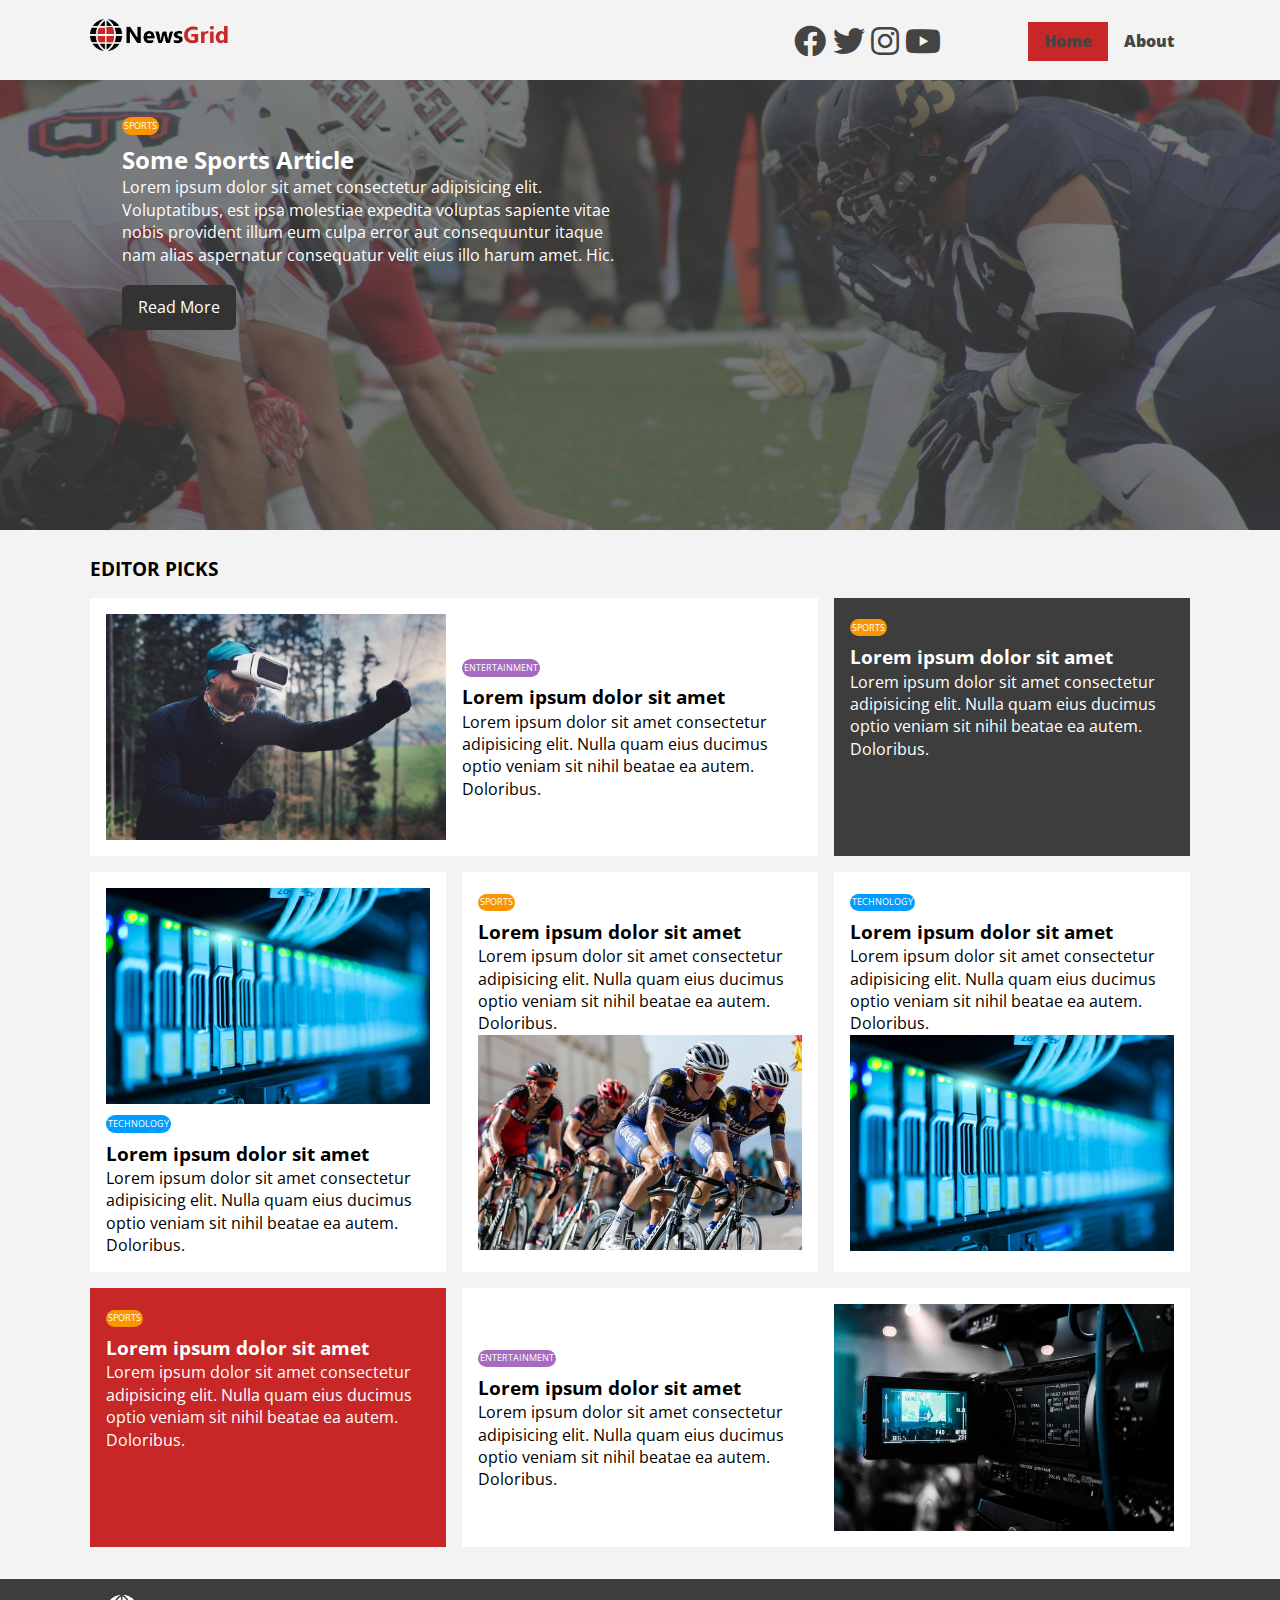
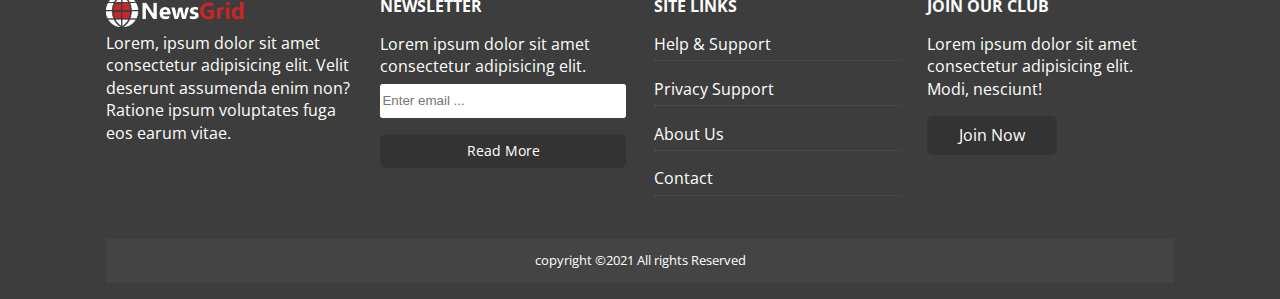
<file: index.html>
<!DOCTYPE html>
<html lang="en">
<head>
 <meta charset="UTF-8">
 <meta http-equiv="X-UA-Compatible" content="IE=edge">
 <meta name="viewport" content="width=device-width, initial-scale=1.0">
 <title>NewsGrid | News | Politics | Business</title>
 <link rel="preconnect" href="https://fonts.googleapis.com">
 <link rel="preconnect" href="https://fonts.gstatic.com" crossorigin>
 <link href="https://fonts.googleapis.com/css2?family=Open+Sans:ital,wght@0,300;0,400;1,300&display=swap"
  rel="stylesheet">
  <link rel="stylesheet" href="https://cdnjs.cloudflare.com/ajax/libs/font-awesome/5.15.4/css/all.min.css"
   integrity="sha512-1ycn6IcaQQ40/MKBW2W4Rhis/DbILU74C1vSrLJxCq57o941Ym01SwNsOMqvEBFlcgUa6xLiPY/NS5R+E6ztJQ=="
   crossorigin="anonymous" referrerpolicy="no-referrer" />
   <link rel="stylesheet" href="css/style.css">
</head>
<body>
 <header class="top__header">
  <div class="container">
  <nav class="top__nav">
   <div class="logo">
    <img src="images/logo.png" alt="">
   </div>
   <ul class="socials">
    <li><a href="facebook.com"><i class="fab fa-facebook"></i></a></li>
    <li><a href="twitter.com"><i class="fab fa-twitter"></i></a></li>
    <li><a href="instagram.com"><i class="fab fa-instagram"></i></a></li>
    <li><a href="youtube.com"><i class="fab fa-youtube"></i></a></li>
   </ul>
   <ul class="page__links">
    <li><a class="bg__primary current" href="index.html" >Home</a></li>
    <li><a href="about.html">About</a></li>
   </ul>
  </nav>
  </div>
 </header>
 <main class="showcase">
  <div class="container">
   <div class="headline__wrapper">
     <div class="content">
       <div class="category category__sports">
         Sports
       </div>
       <h2 class="title">Some Sports Article</h2>
       <p class="description">Lorem ipsum dolor sit amet consectetur adipisicing elit. Voluptatibus, est ipsa molestiae expedita voluptas sapiente vitae nobis provident illum eum culpa error aut consequuntur itaque nam alias aspernatur consequatur velit eius illo harum amet. Hic.</p>
       <a href="article.html" class="btn bg__primary">Read More</a>
     </div>
   </div>
  </div>
 </main>
 <section class="articles py-2">
  <div class="container">
   <h3 class="editor_picks mb-1">Editor Picks</h3>
   <div class="articles__container">
    <article class="card">
    <img src="images/articles/ent1.jpg" alt="">
     <div>
        <div class="category category__ent">Entertainment</div>
        <h3>Lorem ipsum dolor sit amet</h3>
        <p>Lorem ipsum dolor sit amet consectetur adipisicing elit. Nulla quam eius ducimus optio veniam sit nihil beatae ea
          autem.
          Doloribus.</p>
     </div>
      </article>
    <article class="card bg__dark">
        <div class="category category__sports">Sports</div>
        <h3>Lorem ipsum dolor sit amet</h3>
        <p>Lorem ipsum dolor sit amet consectetur adipisicing elit. Nulla quam eius ducimus optio veniam sit nihil beatae ea
          autem.
          Doloribus.</p>
    </article>
    <article class="card">
        <img src="images/articles/tech1.jpg" alt="">
        <div class="category category__tech">Technology</div>
        <h3>Lorem ipsum dolor sit amet</h3>
        <p>Lorem ipsum dolor sit amet consectetur adipisicing elit. Nulla quam eius ducimus optio veniam sit nihil beatae ea
          autem.
          Doloribus.</p>
    </article>
    <article class="card">
      <div class="category category__sports">Sports</div>
      <h3>Lorem ipsum dolor sit amet</h3>
      <p>Lorem ipsum dolor sit amet consectetur adipisicing elit. Nulla quam eius ducimus optio veniam sit nihil beatae ea
        autem.
        Doloribus.</p>
        <img src="images/articles/sports1.jpg" alt="">
    </article>
    <article class="card">
      <div class="category category__tech">Technology</div>
      <h3>Lorem ipsum dolor sit amet</h3>
      <p>Lorem ipsum dolor sit amet consectetur adipisicing elit. Nulla quam eius ducimus optio veniam sit nihil beatae ea
        autem.
        Doloribus.</p>
        <img src="images/articles/tech1.jpg" alt="">
    </article>
    <article class="card bg__primary">
      <div class="category category__sports">Sports</div>
      <h3>Lorem ipsum dolor sit amet</h3>
      <p>Lorem ipsum dolor sit amet consectetur adipisicing elit. Nulla quam eius ducimus optio veniam sit nihil beatae ea
        autem.
        Doloribus.</p>
    </article>
    <article class="card">
      <div>
      <div class="category category__ent">Entertainment</div>
      <h3>Lorem ipsum dolor sit amet</h3>
      <p>Lorem ipsum dolor sit amet consectetur adipisicing elit. Nulla quam eius ducimus optio veniam sit nihil beatae ea
        autem.
        Doloribus.</p>
        </div>
        <img src="images/articles/ent2.jpg" alt="">
    </article>
    </div>
  </div>
 </section>
 <footer class="bg__dark">

  <div class="container footer__cols py-3">
        <div class="about col">
            <img src="images/logo_light.png" alt="">
            <div class="about__content">
              <p>Lorem, ipsum dolor sit amet consectetur adipisicing elit. Velit deserunt assumenda enim non? Ratione ipsum voluptates fuga eos earum vitae.</p>
            </div>
          </div>
          <div class="info col">
                <h4>Newsletter</h4>
                <p>Lorem ipsum dolor sit amet consectetur adipisicing elit.</p>
                <label for="email"></label>
                <input type="email" name="" id="email" placeholder="Enter email ...">
                <a href="#" class="btn bg__primary">Read More</a>
          </div>

          <div class="site__links col">
                  <h4>Site Links</h4>
                  <ul>
                    <li><a href="#">Help & Support</a></li>
                    <li><a href="#">Privacy Support</a></li>
                    <li><a href="#">About Us</a></li>
                    <li><a href="#">Contact</a></li>
                  </ul>
          </div>
          <div class="join__us col">
                  <h4>Join Our Club</h4>
                  <p>Lorem ipsum dolor sit amet consectetur adipisicing elit. Modi, nesciunt!</p>
                  <a href="#" class="btn bg__secondary">Join Now</a>
          </div>
          <div class="copy col">
            <p>copyright &copy;2021 All rights Reserved</p>
          </div>
  </div>
 </footer>

</body>
</html>
</file>
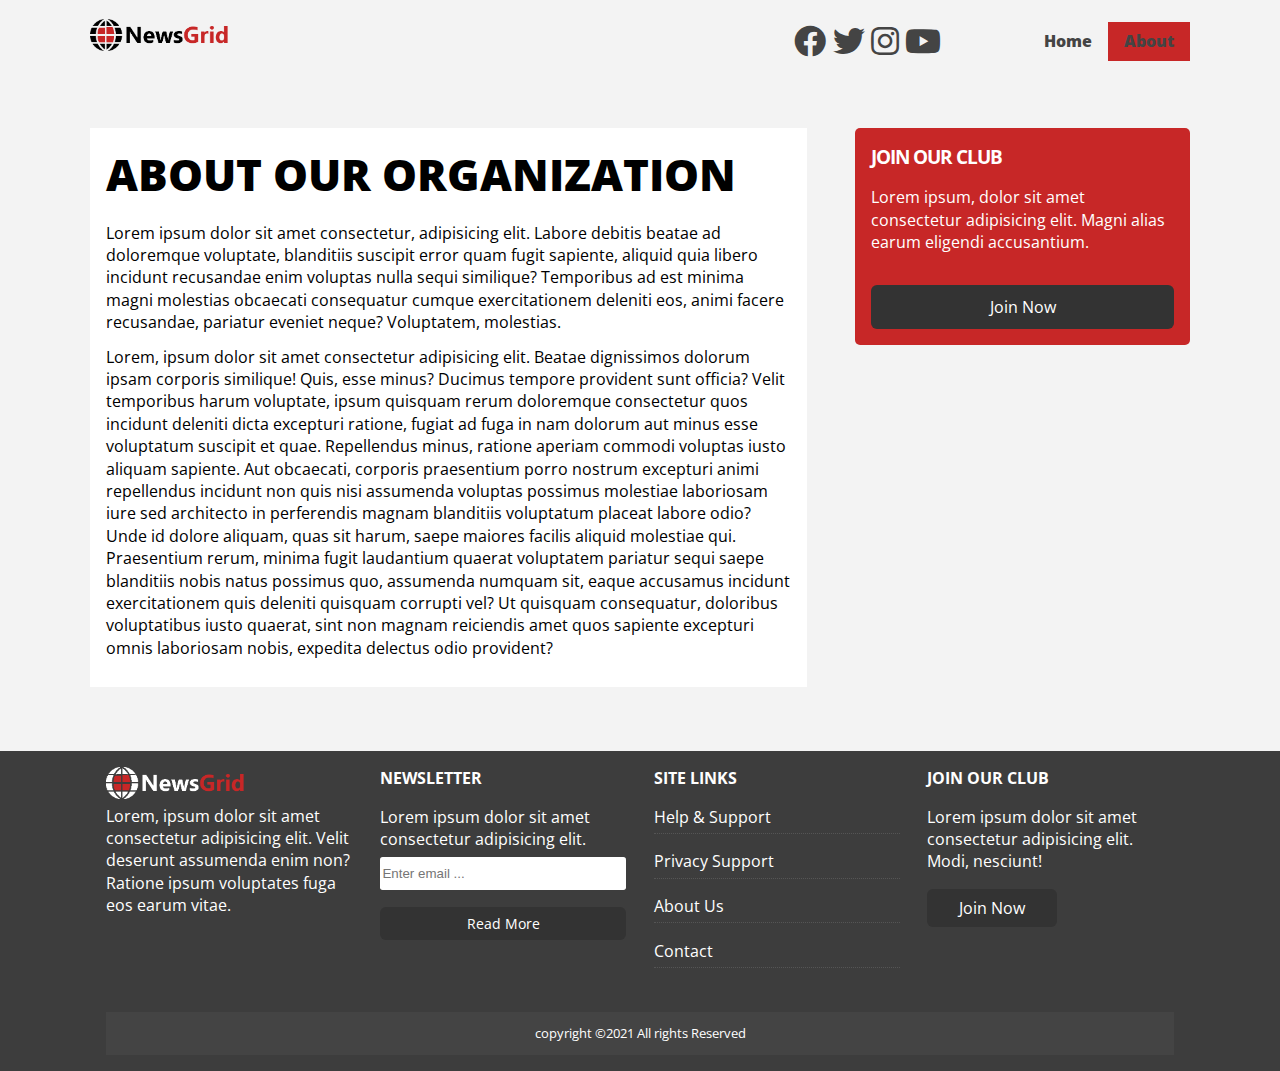
<file: about.html>
<!DOCTYPE html>
<html lang="en">
<head>
 <meta charset="UTF-8">
 <meta http-equiv="X-UA-Compatible" content="IE=edge">
 <meta name="viewport" content="width=device-width, initial-scale=1.0">
 <title>NewsGrid | News | Politics | Business</title>
 <link rel="preconnect" href="https://fonts.googleapis.com">
 <link rel="preconnect" href="https://fonts.gstatic.com" crossorigin>
 <link href="https://fonts.googleapis.com/css2?family=Open+Sans:ital,wght@0,300;0,400;1,300&display=swap"
  rel="stylesheet">
  <link rel="stylesheet" href="https://cdnjs.cloudflare.com/ajax/libs/font-awesome/5.15.4/css/all.min.css"
   integrity="sha512-1ycn6IcaQQ40/MKBW2W4Rhis/DbILU74C1vSrLJxCq57o941Ym01SwNsOMqvEBFlcgUa6xLiPY/NS5R+E6ztJQ=="
   crossorigin="anonymous" referrerpolicy="no-referrer" />
   <link rel="stylesheet" href="css/style.css">
</head>
<body>
 <header class="top__header">
  <div class="container">
  <nav class="top__nav">
   <div class="logo">
    <img src="images/logo.png" alt="">
   </div>
   <ul class="socials">
    <li><a href="facebook.com"><i class="fab fa-facebook"></i></a></li>
    <li><a href="twitter.com"><i class="fab fa-twitter"></i></a></li>
    <li><a href="instagram.com"><i class="fab fa-instagram"></i></a></li>
    <li><a href="youtube.com"><i class="fab fa-youtube"></i></a></li>
   </ul>
   <ul class="page__links">
    <li><a  href="index.html" >Home</a></li>
    <li><a href="#" class="current">About</a></li>
   </ul>
  </nav>
  </div>
 </header>
 <main class="about__main py-4">
  <div class="container">
  <section class="about__section card">
   <h1 class="about__title">About Our Organization</h1>
   <p>Lorem ipsum dolor sit amet consectetur, adipisicing elit. Labore debitis beatae ad doloremque voluptate, blanditiis suscipit error quam fugit sapiente, aliquid quia libero incidunt recusandae enim voluptas nulla sequi similique? Temporibus ad est minima magni molestias obcaecati consequatur cumque exercitationem deleniti eos, animi facere recusandae, pariatur eveniet neque? Voluptatem, molestias.</p>
   <p>Lorem, ipsum dolor sit amet consectetur adipisicing elit. Beatae dignissimos dolorum ipsam corporis similique! Quis, esse minus? Ducimus tempore provident sunt officia? Velit temporibus harum voluptate, ipsum quisquam rerum doloremque consectetur quos incidunt deleniti dicta excepturi ratione, fugiat ad fuga in nam dolorum aut minus esse voluptatum suscipit et quae. Repellendus minus, ratione aperiam commodi voluptas iusto aliquam sapiente. Aut obcaecati, corporis praesentium porro nostrum excepturi animi repellendus incidunt non quis nisi assumenda voluptas possimus molestiae laboriosam iure sed architecto in perferendis magnam blanditiis voluptatum placeat labore odio? Unde id dolore aliquam, quas sit harum, saepe maiores facilis aliquid molestiae qui. Praesentium rerum, minima fugit laudantium quaerat voluptatem pariatur sequi saepe blanditiis nobis natus possimus quo, assumenda numquam sit, eaque accusamus incidunt exercitationem quis deleniti quisquam corrupti vel? Ut quisquam consequatur, doloribus voluptatibus iusto quaerat, sint non magnam reiciendis amet quos sapiente excepturi omnis laboriosam nobis, expedita delectus odio provident?</p>
  </section>
  <aside class="side__bar bg__primary">
   <div class="cta">
    <h3>Join Our Club</h3>
    <p>Lorem ipsum, dolor sit amet consectetur adipisicing elit. Magni alias earum eligendi accusantium.</p>
    <a href="#" class="btn btn-block bg__dark">Join Now</a>
   </div>
  </aside>
  </div>
 </main>
 <footer class="bg__dark">

  <div class="container footer__cols py-3">
        <div class="about col">
            <img src="images/logo_light.png" alt="">
            <div class="about__content">
              <p>Lorem, ipsum dolor sit amet consectetur adipisicing elit. Velit deserunt assumenda enim non? Ratione ipsum voluptates fuga eos earum vitae.</p>
            </div>
          </div>
          <div class="info col">
                <h4>Newsletter</h4>
                <p>Lorem ipsum dolor sit amet consectetur adipisicing elit.</p>
                <label for="email"></label>
                <input type="email" name="" id="email" placeholder="Enter email ...">
                <a href="#" class="btn bg__primary">Read More</a>
          </div>

          <div class="site__links col">
                  <h4>Site Links</h4>
                  <ul>
                    <li>Help & Support</li>
                    <li>Privacy Support</li>
                    <li>About Us</li>
                    <li>Contact</li>
                  </ul>
          </div>
          <div class="join__us col">
                  <h4>Join Our Club</h4>
                  <p>Lorem ipsum dolor sit amet consectetur adipisicing elit. Modi, nesciunt!</p>
                  <a href="#" class="btn bg__secondary">Join Now</a>
          </div>
          <div class="copy col">
            <p>copyright &copy;2021 All rights Reserved</p>
          </div>
  </div>
 </footer>

</body>
</html>
</file>
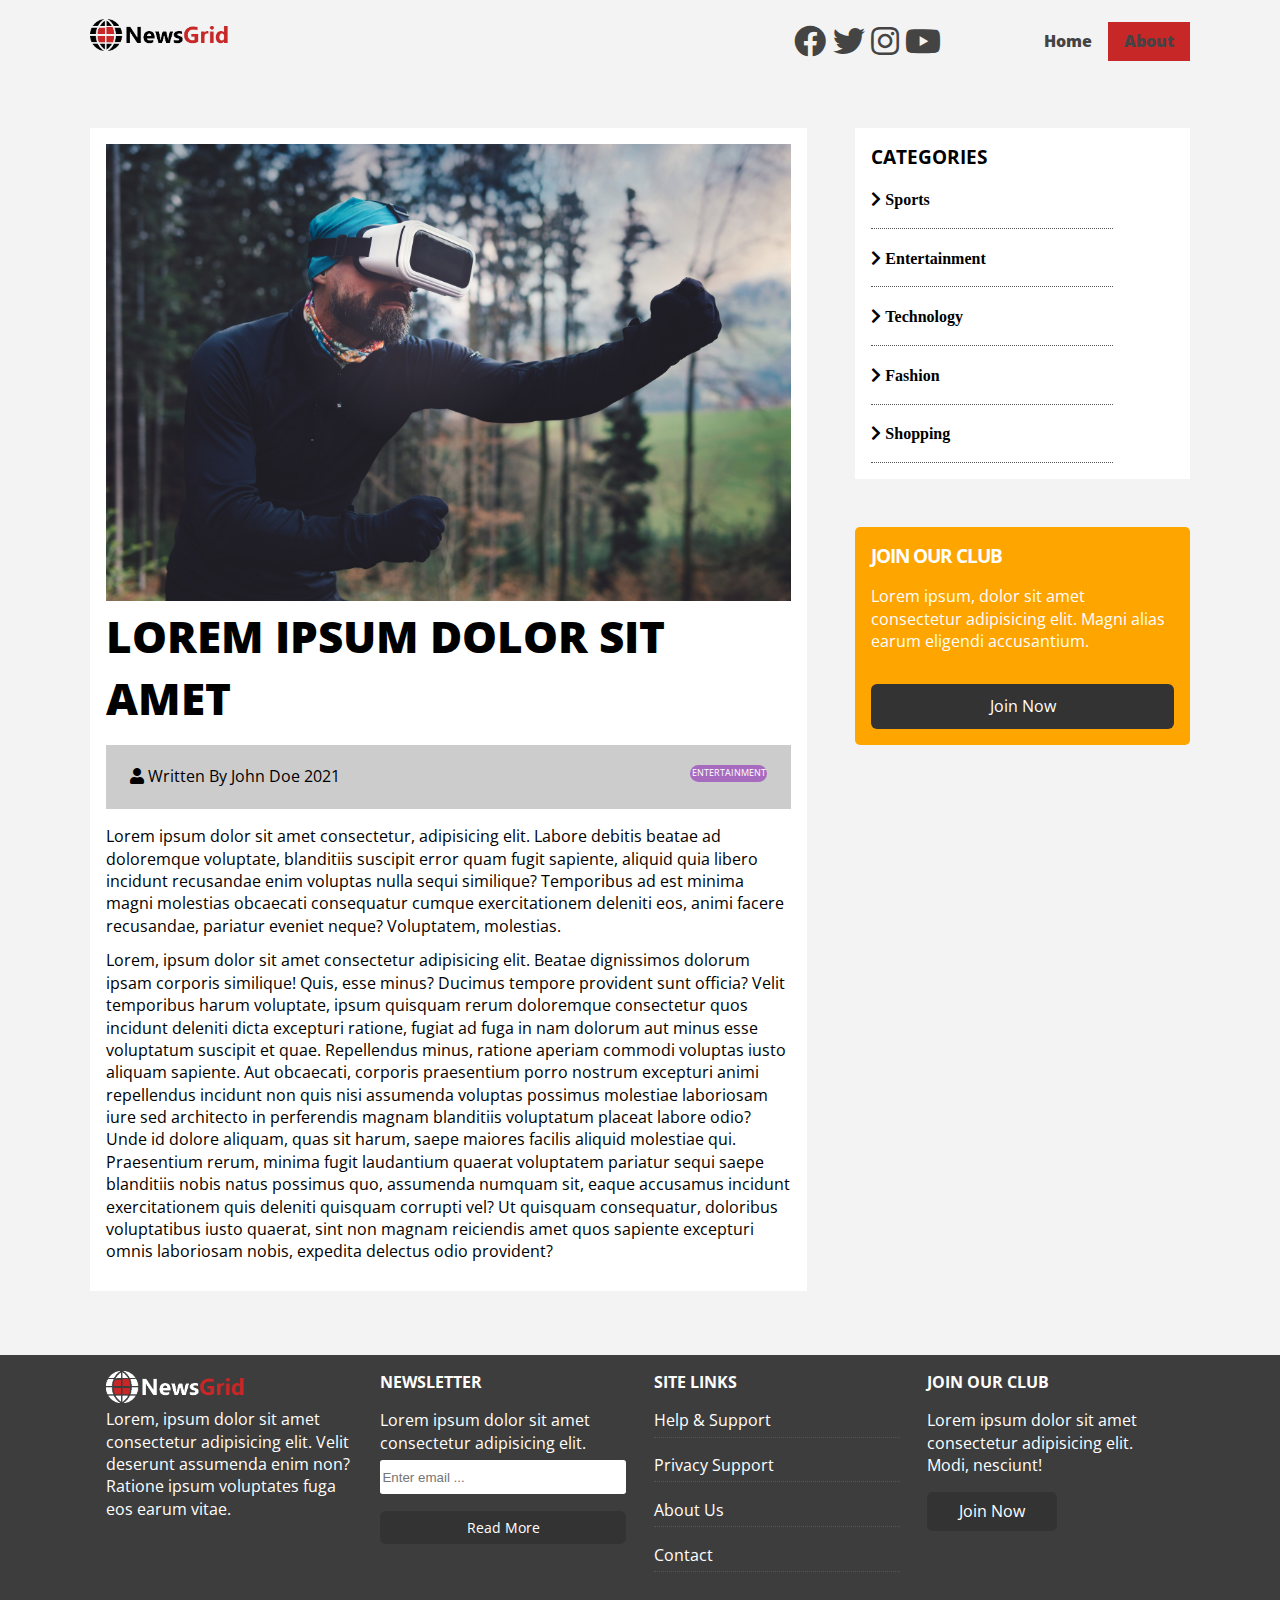
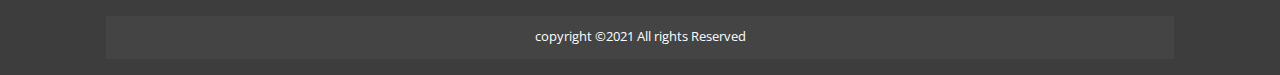
<file: article.html>
<!DOCTYPE html>
<html lang="en">
<head>
 <meta charset="UTF-8">
 <meta http-equiv="X-UA-Compatible" content="IE=edge">
 <meta name="viewport" content="width=device-width, initial-scale=1.0">
 <title>Articles</title>
</head>
<body>
 <!DOCTYPE html>
<html lang="en">
<head>
 <meta charset="UTF-8">
 <meta http-equiv="X-UA-Compatible" content="IE=edge">
 <meta name="viewport" content="width=device-width, initial-scale=1.0">
 <title>NewsGrid | News | Politics | Business</title>
 <link rel="preconnect" href="https://fonts.googleapis.com">
 <link rel="preconnect" href="https://fonts.gstatic.com" crossorigin>
 <link href="https://fonts.googleapis.com/css2?family=Open+Sans:ital,wght@0,300;0,400;1,300&display=swap"
  rel="stylesheet">
  <link rel="stylesheet" href="https://cdnjs.cloudflare.com/ajax/libs/font-awesome/5.15.4/css/all.min.css"
   integrity="sha512-1ycn6IcaQQ40/MKBW2W4Rhis/DbILU74C1vSrLJxCq57o941Ym01SwNsOMqvEBFlcgUa6xLiPY/NS5R+E6ztJQ=="
   crossorigin="anonymous" referrerpolicy="no-referrer" />
   <link rel="stylesheet" href="css/style.css">
</head>
<body>
 <header class="top__header">
  <div class="container">
  <nav class="top__nav">
   <div class="logo">
    <img src="images/logo.png" alt="">
   </div>
   <ul class="socials">
    <li><a href="facebook.com"><i class="fab fa-facebook"></i></a></li>
    <li><a href="twitter.com"><i class="fab fa-twitter"></i></a></li>
    <li><a href="instagram.com"><i class="fab fa-instagram"></i></a></li>
    <li><a href="youtube.com"><i class="fab fa-youtube"></i></a></li>
   </ul>
   <ul class="page__links">
    <li><a  href="index.html" >Home</a></li>
    <li><a href="#" class="current">About</a></li>
   </ul>
  </nav>
  </div>
 </header>
 <main class="about__main py-4">
  <div class="container">
  <section class="about__section card article">
   <img src="./images/articles/ent1.jpg" alt="man wearing VR device on his face">
   <h1 class="about__title">Lorem ipsum dolor sit amet</h1>
   <div class="article__author">
   <div><i class="fas fa-user"></i> <span>Written By John Doe 2021</span>
   </div>
   <span class="category category__ent">Entertainment</span>
   </div>
   <p>Lorem ipsum dolor sit amet consectetur, adipisicing elit. Labore debitis beatae ad doloremque voluptate, blanditiis suscipit error quam fugit sapiente, aliquid quia libero incidunt recusandae enim voluptas nulla sequi similique? Temporibus ad est minima magni molestias obcaecati consequatur cumque exercitationem deleniti eos, animi facere recusandae, pariatur eveniet neque? Voluptatem, molestias.</p>
   <p>Lorem, ipsum dolor sit amet consectetur adipisicing elit. Beatae dignissimos dolorum ipsam corporis similique! Quis, esse minus? Ducimus tempore provident sunt officia? Velit temporibus harum voluptate, ipsum quisquam rerum doloremque consectetur quos incidunt deleniti dicta excepturi ratione, fugiat ad fuga in nam dolorum aut minus esse voluptatum suscipit et quae. Repellendus minus, ratione aperiam commodi voluptas iusto aliquam sapiente. Aut obcaecati, corporis praesentium porro nostrum excepturi animi repellendus incidunt non quis nisi assumenda voluptas possimus molestiae laboriosam iure sed architecto in perferendis magnam blanditiis voluptatum placeat labore odio? Unde id dolore aliquam, quas sit harum, saepe maiores facilis aliquid molestiae qui. Praesentium rerum, minima fugit laudantium quaerat voluptatem pariatur sequi saepe blanditiis nobis natus possimus quo, assumenda numquam sit, eaque accusamus incidunt exercitationem quis deleniti quisquam corrupti vel? Ut quisquam consequatur, doloribus voluptatibus iusto quaerat, sint non magnam reiciendis amet quos sapiente excepturi omnis laboriosam nobis, expedita delectus odio provident?</p>
  </section>
  <aside class=" card">
   <div class="cta">
    <h3>CATEGORIES</h3>
    <i class="fas fa-chevron-right"> Sports</i>
    <i class="fas fa-chevron-right"> Entertainment</i>
    <i class="fas fa-chevron-right"> Technology</i>
    <i class="fas fa-chevron-right"> Fashion</i>
    <i class="fas fa-chevron-right"> Shopping</i>
   </div>
  </aside>
  <aside class="side__bar bg__secondary">
   <div class="cta">
    <h3>Join Our Club</h3>
    <p>Lorem ipsum, dolor sit amet consectetur adipisicing elit. Magni alias earum eligendi accusantium.</p>
    <a href="#" class="btn btn-block bg__dark">Join Now</a>
   </div>
  </aside>
  </div>
 </main>
 <footer class="bg__dark">

  <div class="container footer__cols py-3">
        <div class="about col">
            <img src="images/logo_light.png" alt="">
            <div class="about__content">
              <p>Lorem, ipsum dolor sit amet consectetur adipisicing elit. Velit deserunt assumenda enim non? Ratione ipsum voluptates fuga eos earum vitae.</p>
            </div>
          </div>
          <div class="info col">
                <h4>Newsletter</h4>
                <p>Lorem ipsum dolor sit amet consectetur adipisicing elit.</p>
                <label for="email"></label>
                <input type="email" name="" id="email" placeholder="Enter email ...">
                <a href="#" class="btn bg__primary">Read More</a>
          </div>

          <div class="site__links col">
                  <h4>Site Links</h4>
                  <ul>
                    <li>Help & Support</li>
                    <li>Privacy Support</li>
                    <li>About Us</li>
                    <li>Contact</li>
                  </ul>
          </div>
          <div class="join__us col ">
                  <h4>Join Our Club</h4>
                  <p>Lorem ipsum dolor sit amet consectetur adipisicing elit. Modi, nesciunt!</p>
                  <a href="#" class="btn bg__secondary">Join Now</a>
          </div>
          <div class="copy col">
            <p>copyright &copy;2021 All rights Reserved</p>
          </div>
  </div>
 </footer>

</body>
</html>
</body>
</html>
</file>
<file: css/style.css>
*{
    margin: 0;
    padding: 0;
    box-sizing: border-box;
}

:root {
    --font-size: 16px;
    --clr-primary: #c72727;
    --clr-secondary: orange;
    --max-width: 1100px;
    --clr-background: #f3f3f3;
    --sports-color: #f99500;
    --ent-color: #a66bbe;
    --tech-color: #009cff;
    --bg__primary:#c72727;
}

/* utilities */

.current{
    background: var(--clr-primary);}
.card {
    background: white;
    padding: 1em;
}
.bg__dark {
    background: #000000bf;
    color: #fff;
}
.btn-block {width:100%;
text-align: center;}
img {
    max-width: 100%;
}

.bg__primary {
    background: var(--clr-primary);
    color: #fff;
}
.bg__secondary{
    background: var(--clr-secondary);
    color: #fff;
}

/* margins */
.mb-1{margin: .8em 0;}
.mb-2{margin: 2em 0;}
.mb-3{margin: 3em 0;}
.mb-4{margin: 4em 0;}

.py-2 {padding: 2em 0;}
.py-3 {padding: 3em 0;}
.py-4 {padding: 4em 0;}
.py-5 {padding: 5em 0;}
.category {
    color: #fff;
    display: inline-block;
    padding: .3em .2em;
    margin-bottom: .9em;
    text-transform: uppercase;
    border-radius: 10px;
    font-size: .55rem;
    
}

.category__sports {
    background: var(--sports-color);
}

.category__ent {
    background: var(--ent-color);
}

.category__tech {
    background: var(--tech-color);
}

/* ============================== */ 
body {
    font-family: 'Open Sans', sans-serif;
 font-size: var(--font-size);
 background-color: var(--clr-background);
 overflow-x: hidden;
 line-height: 1.4;
}

.container {
    max-width: var(--max-width);
 margin: 0 auto;
}
.logo {
 text-align: center;
}
.logo img{
max-width: 100%;
height: 2em;
margin: auto;
}

/* header */
.top__header {
    width: 100vw;
    margin: 1.2em 0 0;
    /* overflow: auto; */
    position: sticky;
 top: 0;
 z-index: 3;
}

header.top__header {
    background: #f3f3f3;
}

.socials {
    display: flex;
 align-items: center;
}

.socials li {
 list-style: none;
 padding: 0 .2em;
}

.page__links {
 display: flex;
 align-items: center;
}

.page__links li {
 list-style: none;
 padding: 0;
}
.page__links a {
 text-decoration: none;
}

/* PAGE__LINKS BACKGROUNDS */
.page__links a {
 display: inline-block;
 color: #444;
 font-weight: 800;
 padding:.5em 1em ;
}
.bg__primary{
 background-color: var(--clr-primary);
 color: #fff;
}

.page__links a:hover {
    background-color: #ccc;
    
}

.top__nav {
 display: flex;
 justify-content: space-between;
}


ul.socials + ul.page__links {
    
    margin-left: -30em;
}

/* social links */

ul.socials li a {
    color: #444;
    font-size: 2em;
}


/* showcase */

main.showcase {
width: 100vw;
height: 50vh;
position: relative;
margin-top: 1em;
/* overflow: auto; */
background: #444;
}

main.showcase::before {
    content: '';
    position: absolute;
    top: 0;
    left: 0;
    width: 100%;
    height: 100%;
    background: url('../images/featured.jpg') no-repeat center center/cover;
    opacity: .3
    
}


.headline__wrapper .content {
    z-index: 1;
}



.headline__wrapper {
 padding: 2em;
 display: grid;
 grid-template-columns: 1fr 1fr; 
 color: #fff;
 align-items: center;
 justify-content: center;
} 
.content .btn ,
.btn {
    display: inline-block;
    border: none;
    cursor: pointer;
    color: #fff;
    background: #333;
    padding: .7em 1em;
    border-radius: 6px;
    margin-top: 1.2em;
    text-decoration: none;
    
}

h3.editor_picks {
    text-transform:uppercase;
 font-weight: bold;
 margin-top: -.3em;
}


.articles__container {
    display: grid;
    grid-template-columns: repeat(3, 1fr);
    grid-gap: 1em;
}
/* grid with-in-a-grid */
.articles__container > *:first-child ,
.articles__container > *:last-child {
    display: grid;
    grid-template-columns: repeat(2, 1fr);
    grid-column: 1 / span 2 ;
    grid-gap: 1em;
    align-items: center;
    justify-content: center;
}

.articles__container > *:last-child {
    grid-template-columns: repeat(2, 1fr);
    grid-column: 2 / span 2;
}

/* About Page */


.about__main .container{
    display: grid;
    grid-template-columns: 1fr 1fr 1fr;
    grid-gap: 3em;
}
.about__title {
    font-size: 2.75rem;
    font-weight: 900;
    margin-bottom: 1rem;
    text-transform: uppercase;
}
.about__main p {
    padding-bottom: 0.756em;
}

.about__section {
    grid-column: 1 / span 2;
    grid-row: 1 / span 3;
}

.side__bar {
    padding: 1em;
    color: #fff;
    border-radius: 5px;
}
.side__bar .cta h3 {
    text-transform: uppercase;
    letter-spacing: -1px;
    padding-bottom: 1rem;
}

/* articles */

.article__author{
    background: #ccc;
    display: grid;
    grid-template-columns: 1fr 1fr 1fr;
    padding: 1.2rem 1.5rem;
    margin-bottom: 1rem;
}

.article__author > *:first-child {
    grid-column: 1 / span 2;
}

.article .category {
    display: inline-block;
    margin-left: auto;

}



aside.card i {
    display: block;
    padding: 1.3rem 0;
    width: 80%;
    border-bottom: 1px dotted #555;
}
aside.card i:hover {
    color: var(--clr-primary);
}
    






/* footer */

.footer__cols {
    /* border: 1px solid red; */
    display: grid;
    grid-template-columns: repeat(4, 1fr);
    grid-gap: 1.7em;
    padding: 1em;
    align-items: center;
    justify-content: center;

}

.footer__cols li {
    list-style: none;
}

.footer__cols ul li a {
    color: #fff;
    text-decoration: none;
}

.footer__cols ul li a:hover {
    color: var(--clr-primary);
}

.footer__cols ul li {
    list-style: none;
    padding: 0 0 1.4em 0;
    position: relative
}

.footer__cols ul li::after {
    content: "";
    position: absolute;
    left: 0;
    top: 1.7em;
    height: .1px;
    width: 100%;
    background: transparent;
    border-bottom: .2px dotted #555;
    /* the easy solution here was not do this but rather just use border-bottom and a padding . But well done for trying!!!*/
}


.footer__cols .about img {
    max-width: 100%;
    height: 2em;
}

.footer__cols .col {
    /* border: 1px solid red; */
    height: 100%;
}

.footer__cols h4 {
    color: #FFF;
    text-transform: uppercase;
    padding-bottom: 1em;
}


.footer__cols .info p {
    padding-bottom: .4em;
}

.footer__cols .info label , 
.footer__cols .info input {
    display: block;
}

.footer__cols .info input {
    width: 100%;
    height: 2.5em;
    padding: 0 0 0 .2em;
    margin-bottom: .7em;
    border-radius: 0.2em;
    outline: none;
    border: none;
}

.footer__cols .info .btn {
    width: 100%;
    display: block;
    text-align: center;
    padding: .5em 0;
    font-size: 14px;
    text-decoration: none;
}

.btn:hover {
    opacity: .5;
}

.footer__cols .join__us .btn {
    display: inline-block;
    text-decoration: none;
    border: none;
    cursor: pointer;
    padding: .5em 2em;
    margin-top: 1em;
}

.footer__cols .copy {

    grid-column: 1 / span 4;
    height: 100%;
    width: 100%;
    text-align: center;
    font-size: .8em;
    /* height: 4em; */
    background: #444;
    padding: .5em;
}

.footer__cols .copy p {
    height: 100%;
    width: 100%;
    text-align: center;
    align-self: center;
    margin: .5em 0;
}
</file>
